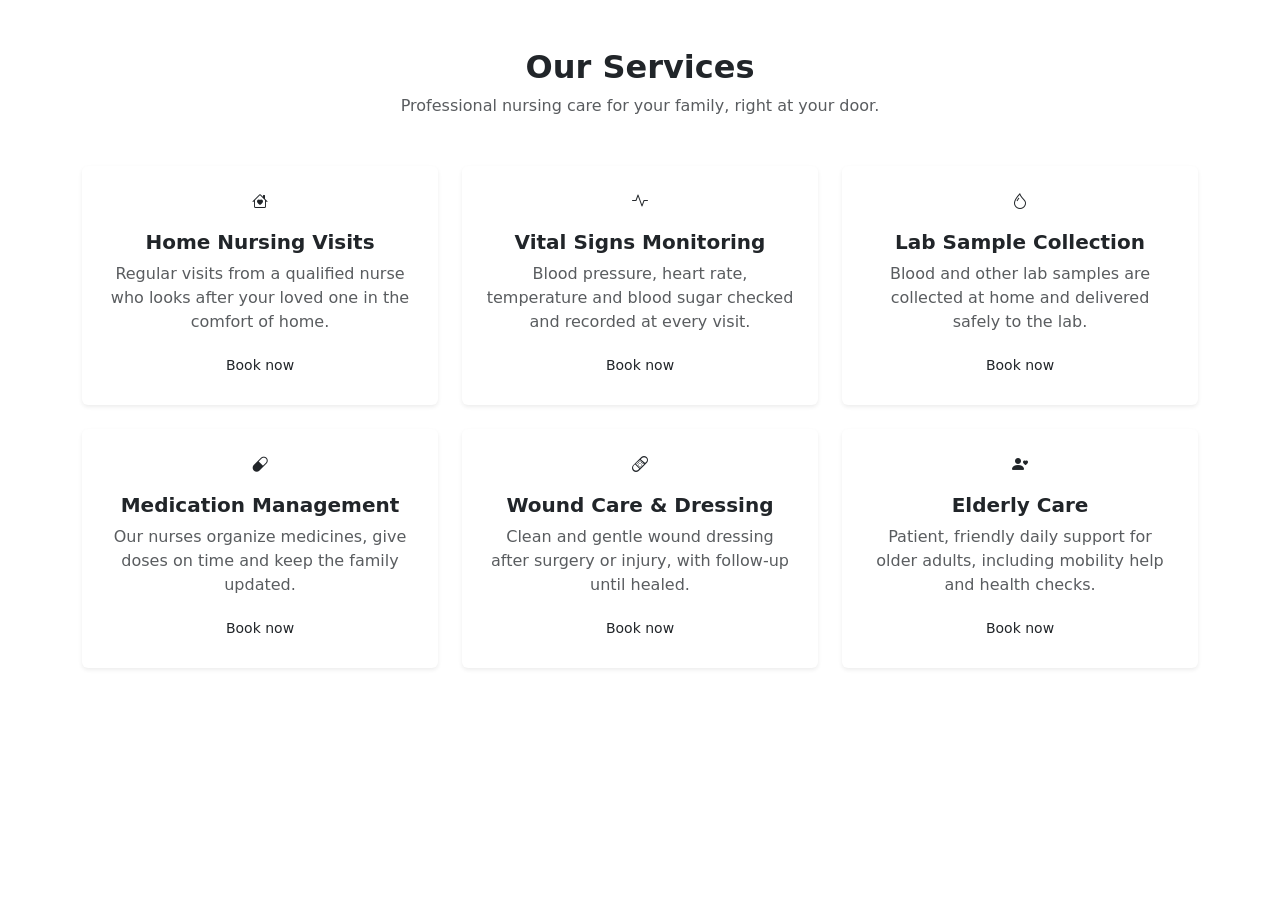
<file: services.html>
<!DOCTYPE html>
<html lang="en">
<head>
  <meta charset="UTF-8">
  <meta name="viewport" content="width=device-width, initial-scale=1.0">
  <title>Services | Re3aya</title>

  <!-- Bootstrap 5 CSS -->
  <link href="https://cdn.jsdelivr.net/npm/bootstrap@5.3.8/dist/css/bootstrap.min.css" rel="stylesheet">

  <!-- Bootstrap Icons -->
  <link href="https://cdn.jsdelivr.net/npm/bootstrap-icons@1.11.3/font/bootstrap-icons.min.css" rel="stylesheet">

  <!-- Custom CSS -->
  <link rel="stylesheet" href="../css/services.css">
</head>
<body>

  <main>

    <!-- Services -->
    <section id="our-services" class="py-5">
      <div class="container">
        <div class="text-center mb-5">
          <h1 class="h2 fw-bold text-teal">Our Services</h1>
          <p class="text-muted">Professional nursing care for your family, right at your door.</p>
        </div>

        <div class="row g-4">

          <div class="col-md-6 col-lg-4">
            <div class="card service-card h-100 shadow-sm border-0">
              <div class="card-body text-center p-4 d-flex flex-column">
                <i class="bi bi-house-heart service-icon mb-3" aria-hidden="true"></i>
                <h3 class="h5 fw-bold">Home Nursing Visits</h3>
                <p class="text-muted">Regular visits from a qualified nurse who looks after your loved one in the comfort of home.</p>
                <a href="login.html" class="btn btn-outline-teal btn-sm mt-auto" aria-label="Book Home Nursing Visits">Book now</a>
              </div>
            </div>
          </div>

          <div class="col-md-6 col-lg-4">
            <div class="card service-card h-100 shadow-sm border-0">
              <div class="card-body text-center p-4 d-flex flex-column">
                <i class="bi bi-activity service-icon mb-3" aria-hidden="true"></i>
                <h3 class="h5 fw-bold">Vital Signs Monitoring</h3>
                <p class="text-muted">Blood pressure, heart rate, temperature and blood sugar checked and recorded at every visit.</p>
                <a href="login.html" class="btn btn-outline-teal btn-sm mt-auto" aria-label="Book Vital Signs Monitoring">Book now</a>
              </div>
            </div>
          </div>

          <div class="col-md-6 col-lg-4">
            <div class="card service-card h-100 shadow-sm border-0">
              <div class="card-body text-center p-4 d-flex flex-column">
                <i class="bi bi-droplet service-icon mb-3" aria-hidden="true"></i>
                <h3 class="h5 fw-bold">Lab Sample Collection</h3>
                <p class="text-muted">Blood and other lab samples are collected at home and delivered safely to the lab.</p>
                <a href="login.html" class="btn btn-outline-teal btn-sm mt-auto" aria-label="Book Lab Sample Collection">Book now</a>
              </div>
            </div>
          </div>

          <div class="col-md-6 col-lg-4">
            <div class="card service-card h-100 shadow-sm border-0">
              <div class="card-body text-center p-4 d-flex flex-column">
                <i class="bi bi-capsule service-icon mb-3" aria-hidden="true"></i>
                <h3 class="h5 fw-bold">Medication Management</h3>
                <p class="text-muted">Our nurses organize medicines, give doses on time and keep the family updated.</p>
                <a href="login.html" class="btn btn-outline-teal btn-sm mt-auto" aria-label="Book Medication Management">Book now</a>
              </div>
            </div>
          </div>

          <div class="col-md-6 col-lg-4">
            <div class="card service-card h-100 shadow-sm border-0">
              <div class="card-body text-center p-4 d-flex flex-column">
                <i class="bi bi-bandaid service-icon mb-3" aria-hidden="true"></i>
                <h3 class="h5 fw-bold">Wound Care &amp; Dressing</h3>
                <p class="text-muted">Clean and gentle wound dressing after surgery or injury, with follow-up until healed.</p>
                <a href="login.html" class="btn btn-outline-teal btn-sm mt-auto" aria-label="Book Wound Care and Dressing">Book now</a>
              </div>
            </div>
          </div>

          <div class="col-md-6 col-lg-4">
            <div class="card service-card h-100 shadow-sm border-0">
              <div class="card-body text-center p-4 d-flex flex-column">
                <i class="bi bi-person-heart service-icon mb-3" aria-hidden="true"></i>
                <h3 class="h5 fw-bold">Elderly Care</h3>
                <p class="text-muted">Patient, friendly daily support for older adults, including mobility help and health checks.</p>
                <a href="login.html" class="btn btn-outline-teal btn-sm mt-auto" aria-label="Book Elderly Care">Book now</a>
              </div>
            </div>
          </div>

        </div>
      </div>
    </section>

  </main>

</body>
</html>
</file>
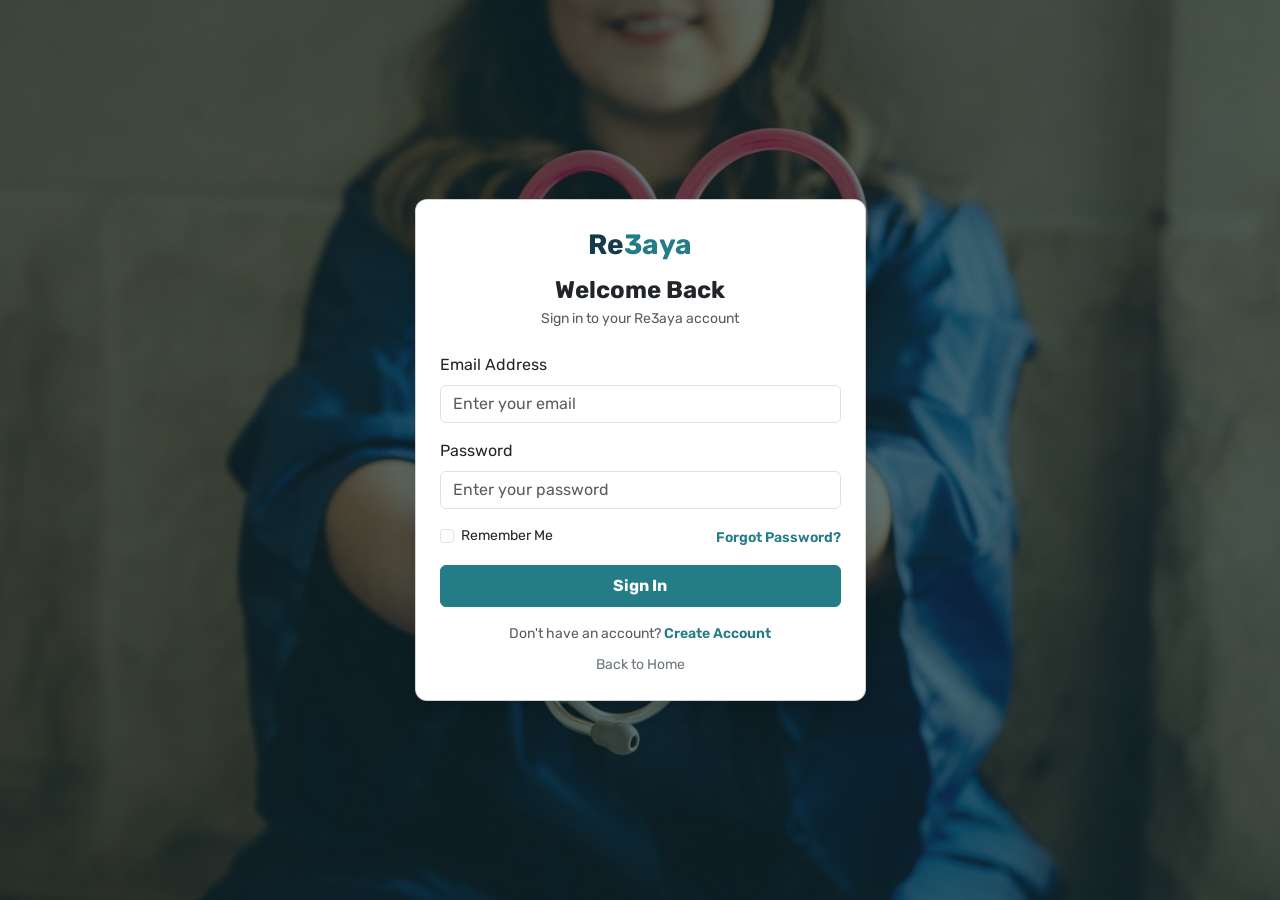
<file: pages/login.html>
<!DOCTYPE html>
<html lang="en">
<head>
  <meta charset="UTF-8">
  <meta name="viewport" content="width=device-width, initial-scale=1.0">
  <title>Sign In | Re3aya</title>

  <!-- Google Font -->
  <link href="https://fonts.googleapis.com/css2?family=Rubik:wght@400;500;600;700&display=swap" rel="stylesheet">

  <!-- Bootstrap 5 CSS -->
  <link href="https://cdn.jsdelivr.net/npm/bootstrap@5.3.8/dist/css/bootstrap.min.css" rel="stylesheet">

  <!-- Custom CSS -->
  <link rel="stylesheet" href="../css/login.css">
</head>
<body>

  <main class="container">
    <div class="row justify-content-center">
      <div class="col-12 col-sm-10 col-md-7 col-lg-5">
        <div class="card login-card shadow p-4">

          <a href="../index.html" class="logo">
            Re<span>3aya</span>
          </a>

          <h1 class="h4 fw-bold text-center mb-1">Welcome Back</h1>
          <p class="text-muted text-center small mb-4">Sign in to your Re3aya account</p>

          <form action="../index.html" method="get" class="row g-3">
            <div class="col-12">
              <label for="email" class="form-label">Email Address</label>
              <input type="email" id="email" name="email" class="form-control" placeholder="Enter your email" required>
            </div>

            <div class="col-12">
              <label for="password" class="form-label">Password</label>
              <input type="password" id="password" name="password" class="form-control" placeholder="Enter your password" required>
            </div>

            <div class="col-12 d-flex justify-content-between align-items-center small">
              <div class="form-check mb-0">
                <input type="checkbox" id="remember" name="remember" class="form-check-input">
                <label for="remember" class="form-check-label">Remember Me</label>
              </div>
              <a href="signin.html" class="link-teal">Forgot Password?</a>
            </div>

            <div class="col-12 mt-3">
              <button type="submit" class="btn btn-teal w-100 py-2 fw-bold">Sign In</button>
            </div>
          </form>

          <p class="text-center small text-muted mt-3 mb-2">
            Don't have an account? <a href="signin.html" class="link-teal">Create Account</a>
          </p>

          <div class="text-center">
            <a href="../index.html" class="small text-secondary text-decoration-none">Back to Home</a>
          </div>

        </div>
      </div>
    </div>
  </main>

</body>
</html>
</file>
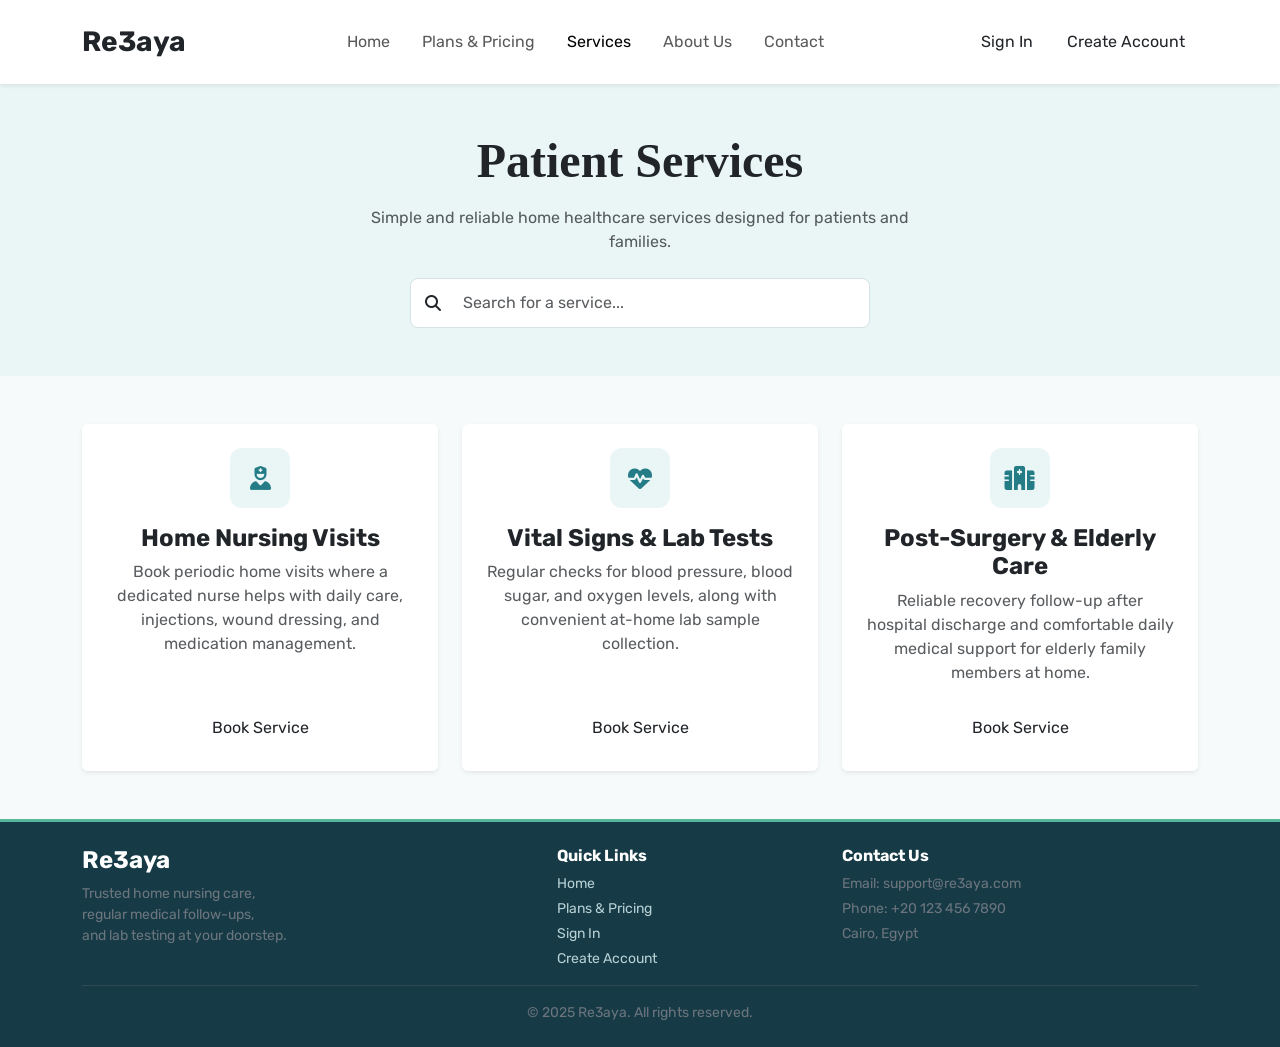
<file: pages/patient-services.html>
<!DOCTYPE html>
<html lang="en">
<head>
  <meta charset="UTF-8">
  <meta name="viewport" content="width=device-width, initial-scale=1.0">
  <title>Patient Services | Re3aya</title>

  <link rel="preconnect" href="https://fonts.googleapis.com">
  <link rel="preconnect" href="https://fonts.gstatic.com" crossorigin>
  <link href="https://fonts.googleapis.com/css2?family=Libre+Caslon+Condensed:ital,wght@0,400..700;1,400..700&family=Rubik:ital,wght@0,300..900;1,300..900&display=swap" rel="stylesheet">

  <link rel="stylesheet" href="https://cdnjs.cloudflare.com/ajax/libs/font-awesome/6.7.2/css/all.min.css">

  <link href="https://cdn.jsdelivr.net/npm/bootstrap@5.3.8/dist/css/bootstrap.min.css" rel="stylesheet">

  <link rel="stylesheet" href="../css/home-style.css">
  <link rel="stylesheet" href="../css/patient-services.css">
</head>
<body class="rubik-main">

  <nav class="navbar navbar-expand-lg bg-white shadow-sm sticky-top py-3">
    <div class="container">
      <a class="navbar-brand fw-bold fs-3 text-dark" href="../index.html">
        Re<span class="text-teal">3aya</span>
      </a>

      <button class="navbar-toggler" type="button" data-bs-toggle="collapse" data-bs-target="#mainNavbar" aria-controls="mainNavbar" aria-expanded="false" aria-label="Toggle navigation">
        <span class="navbar-toggler-icon"></span>
      </button>

      <div class="collapse navbar-collapse" id="mainNavbar">
        <ul class="navbar-nav mx-auto mb-2 mb-lg-0 gap-lg-3 text-center">
          <li class="nav-item">
            <a class="nav-link" href="../index.html">Home</a>
          </li>
          <li class="nav-item">
            <a class="nav-link" href="services.html">Plans &amp; Pricing</a>
          </li>
          <li class="nav-item">
            <a class="nav-link active" href="patient-services.html">Services</a>
          </li>
          <li class="nav-item">
            <a class="nav-link" href="../index.html#about">About Us</a>
          </li>
          <li class="nav-item">
            <a class="nav-link" href="#contact">Contact</a>
          </li>
        </ul>

        <div class="d-flex justify-content-center gap-2">
          <a href="login.html" class="btn btn-outline-teal">Sign In</a>
          <a href="signin.html" class="btn btn-teal">Create Account</a>
        </div>
      </div>
    </div>
  </nav>

  <main>

    <section class="services-header text-center py-5">
      <div class="container">
        <h1 class="display-5 fw-bold text-teal mb-3 libre-caslon-condensed-title">Patient Services</h1>
        <p class="text-muted mx-auto mb-4 services-subtitle">
          Simple and reliable home healthcare services designed for patients and families.
        </p>

        <div class="search-box mx-auto">
          <i class="fa-solid fa-magnifying-glass text-teal"></i>
          <input type="text" class="form-control border-0 shadow-none" placeholder="Search for a service...">
        </div>
      </div>
    </section>

    <section class="py-5">
      <div class="container">
        <div class="row g-4 justify-content-center">

          <div class="col-12 col-md-6 col-lg-4">
            <div class="card h-100 shadow-sm border-0">
              <div class="card-body text-center p-4 d-flex flex-column">
                <div class="icon-box mx-auto mb-3">
                  <i class="fa-solid fa-user-nurse"></i>
                </div>
                <h2 class="h4 fw-bold mb-2">Home Nursing Visits</h2>
                <p class="text-muted mb-4">
                  Book periodic home visits where a dedicated nurse helps with daily care, injections, wound dressing, and medication management.
                </p>
                <a href="services.html" class="btn btn-teal mt-auto w-100">Book Service</a>
              </div>
            </div>
          </div>

          <div class="col-12 col-md-6 col-lg-4">
            <div class="card h-100 shadow-sm border-0">
              <div class="card-body text-center p-4 d-flex flex-column">
                <div class="icon-box mx-auto mb-3">
                  <i class="fa-solid fa-heart-pulse"></i>
                </div>
                <h2 class="h4 fw-bold mb-2">Vital Signs &amp; Lab Tests</h2>
                <p class="text-muted mb-4">
                  Regular checks for blood pressure, blood sugar, and oxygen levels, along with convenient at-home lab sample collection.
                </p>
                <a href="services.html" class="btn btn-teal mt-auto w-100">Book Service</a>
              </div>
            </div>
          </div>

          <div class="col-12 col-md-6 col-lg-4">
            <div class="card h-100 shadow-sm border-0">
              <div class="card-body text-center p-4 d-flex flex-column">
                <div class="icon-box mx-auto mb-3">
                  <i class="fa-solid fa-hospital"></i>
                </div>
                <h2 class="h4 fw-bold mb-2">Post-Surgery &amp; Elderly Care</h2>
                <p class="text-muted mb-4">
                  Reliable recovery follow-up after hospital discharge and comfortable daily medical support for elderly family members at home.
                </p>
                <a href="services.html" class="btn btn-teal mt-auto w-100">Book Service</a>
              </div>
            </div>
          </div>

        </div>
      </div>
    </section>

  </main>

  <footer id="contact" class="footer text-light py-4">
    <div class="container">
      <div class="row g-4 text-center text-md-start">
        <div class="col-12 col-md-5">
          <h4 class="fw-bold text-white mb-2">Re3aya</h4>
          <p class="text-secondary small mb-0">
            Trusted home nursing care,
            <br>regular medical follow-ups,
            <br>and lab testing at your doorstep.
          </p>
        </div>

        <div class="col-6 col-md-3">
          <h6 class="text-white fw-bold mb-2">Quick Links</h6>
          <ul class="list-unstyled small mb-0">
            <li class="mb-1"><a href="../index.html">Home</a></li>
            <li class="mb-1"><a href="services.html">Plans &amp; Pricing</a></li>
            <li class="mb-1"><a href="login.html">Sign In</a></li>
            <li><a href="signin.html">Create Account</a></li>
          </ul>
        </div>

        <div class="col-6 col-md-4">
          <h6 class="text-white fw-bold mb-2">Contact Us</h6>
          <p class="text-secondary small mb-1">Email: support@re3aya.com</p>
          <p class="text-secondary small mb-1">Phone: +20 123 456 7890</p>
          <p class="text-secondary small mb-0">Cairo, Egypt</p>
        </div>
      </div>

      <hr class="border-secondary my-3">
      <p class="text-center text-secondary small mb-0">&copy; 2025 Re3aya. All rights reserved.</p>
    </div>
  </footer>

  <script src="https://cdn.jsdelivr.net/npm/bootstrap@5.3.8/dist/js/bootstrap.bundle.min.js"></script>
</body>
</html>
</file>
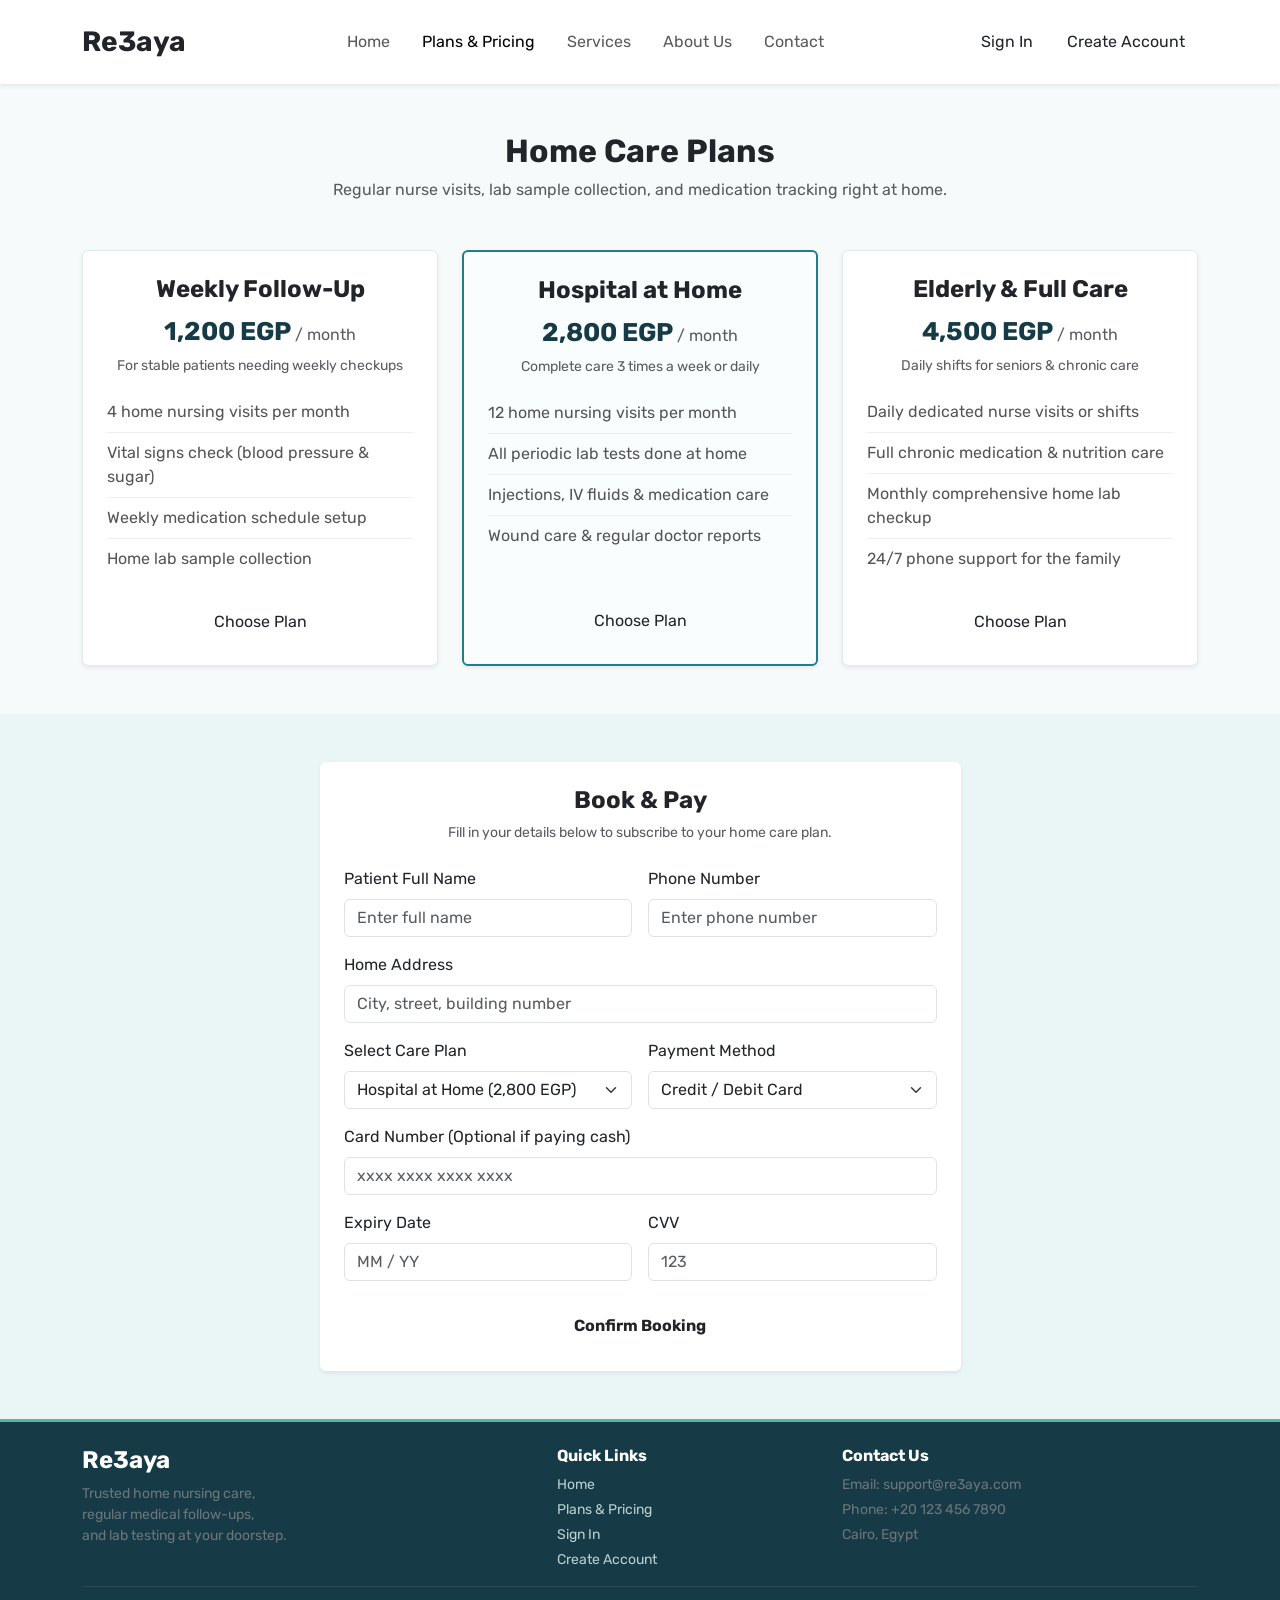
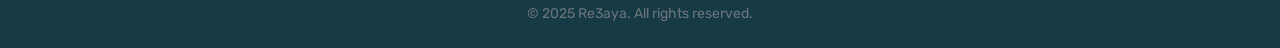
<file: pages/services.html>
<!DOCTYPE html>
<html lang="en">
<head>
  <meta charset="UTF-8">
  <meta name="viewport" content="width=device-width, initial-scale=1.0">
  <title>Plans &amp; Booking | Re3aya</title>

  <!-- Google Font -->
  <link href="https://fonts.googleapis.com/css2?family=Rubik:wght@400;500;600;700&display=swap" rel="stylesheet">

  <!-- Bootstrap 5 CSS -->
  <link href="https://cdn.jsdelivr.net/npm/bootstrap@5.3.8/dist/css/bootstrap.min.css" rel="stylesheet">

  <!-- Custom CSS -->
  <link rel="stylesheet" href="../css/home-style.css">
  <link rel="stylesheet" href="../css/services.css">
</head>
<body>

  <!-- Navbar -->
  <nav class="navbar navbar-expand-lg bg-white shadow-sm sticky-top py-3">
    <div class="container">
      <a class="navbar-brand fw-bold fs-3 text-dark" href="../index.html">
        Re<span class="text-teal">3aya</span>
      </a>

      <button class="navbar-toggler" type="button" data-bs-toggle="collapse" data-bs-target="#mainNavbar" aria-controls="mainNavbar" aria-expanded="false" aria-label="Toggle navigation">
        <span class="navbar-toggler-icon"></span>
      </button>

      <div class="collapse navbar-collapse" id="mainNavbar">
        <ul class="navbar-nav mx-auto mb-2 mb-lg-0 gap-lg-3 text-center">
          <li class="nav-item">
            <a class="nav-link" href="../index.html">Home</a>
          </li>
          <li class="nav-item">
            <a class="nav-link active" href="services.html">Plans &amp; Pricing</a>
          </li>
          <li class="nav-item">
            <a class="nav-link" href="../index.html#services">Services</a>
          </li>
          <li class="nav-item">
            <a class="nav-link" href="../index.html#about">About Us</a>
          </li>
          <li class="nav-item">
            <a class="nav-link" href="#contact">Contact</a>
          </li>
        </ul>

        <div class="d-flex justify-content-center gap-2">
          <a href="login.html" class="btn btn-outline-teal">Sign In</a>
          <a href="signin.html" class="btn btn-teal">Create Account</a>
        </div>
      </div>
    </div>
  </nav>

  <main>

    <!-- Care Plans Section -->
    <section class="py-5">
      <div class="container">
        <div class="text-center mb-5">
          <h1 class="h2 fw-bold text-teal">Home Care Plans</h1>
          <p class="text-muted">
            Regular nurse visits, lab sample collection, and medication tracking right at home.
          </p>
        </div>

        <div class="row g-4">
          <!-- Plan 1 -->
          <div class="col-12 col-md-4">
            <div class="card plan-card h-100 shadow-sm">
              <div class="card-body p-4 text-center d-flex flex-column">
                <h2 class="h4 fw-bold mb-2">Weekly Follow-Up</h2>
                <p class="plan-price mb-1">1,200 EGP <span class="fs-6 fw-normal text-muted">/ month</span></p>
                <p class="text-muted small mb-3">For stable patients needing weekly checkups</p>

                <ul class="list-unstyled plan-list text-start mb-4">
                  <li>4 home nursing visits per month</li>
                  <li>Vital signs check (blood pressure &amp; sugar)</li>
                  <li>Weekly medication schedule setup</li>
                  <li>Home lab sample collection</li>
                </ul>

                <a href="#booking" class="btn btn-outline-teal mt-auto w-100">Choose Plan</a>
              </div>
            </div>
          </div>

          <!-- Plan 2 -->
          <div class="col-12 col-md-4">
            <div class="card plan-card-featured h-100 shadow-sm">
              <div class="card-body p-4 text-center d-flex flex-column">
                <h2 class="h4 fw-bold text-teal mb-2">Hospital at Home</h2>
                <p class="plan-price mb-1">2,800 EGP <span class="fs-6 fw-normal text-muted">/ month</span></p>
                <p class="text-muted small mb-3">Complete care 3 times a week or daily</p>

                <ul class="list-unstyled plan-list text-start mb-4">
                  <li>12 home nursing visits per month</li>
                  <li>All periodic lab tests done at home</li>
                  <li>Injections, IV fluids &amp; medication care</li>
                  <li>Wound care &amp; regular doctor reports</li>
                </ul>

                <a href="#booking" class="btn btn-teal mt-auto w-100">Choose Plan</a>
              </div>
            </div>
          </div>

          <!-- Plan 3 -->
          <div class="col-12 col-md-4">
            <div class="card plan-card h-100 shadow-sm">
              <div class="card-body p-4 text-center d-flex flex-column">
                <h2 class="h4 fw-bold mb-2">Elderly &amp; Full Care</h2>
                <p class="plan-price mb-1">4,500 EGP <span class="fs-6 fw-normal text-muted">/ month</span></p>
                <p class="text-muted small mb-3">Daily shifts for seniors &amp; chronic care</p>

                <ul class="list-unstyled plan-list text-start mb-4">
                  <li>Daily dedicated nurse visits or shifts</li>
                  <li>Full chronic medication &amp; nutrition care</li>
                  <li>Monthly comprehensive home lab checkup</li>
                  <li>24/7 phone support for the family</li>
                </ul>

                <a href="#booking" class="btn btn-outline-teal mt-auto w-100">Choose Plan</a>
              </div>
            </div>
          </div>
        </div>
      </div>
    </section>

    <!-- Calm Booking & Payment Section -->
    <section id="booking" class="payment-box py-5">
      <div class="container">
        <div class="row justify-content-center">
          <div class="col-12 col-lg-7">
            <div class="card border-0 shadow-sm p-4">
              <h2 class="h4 fw-bold text-center mb-2">Book &amp; Pay</h2>
              <p class="text-muted text-center small mb-4">
                Fill in your details below to subscribe to your home care plan.
              </p>

              <form action="../index.html" method="get" class="row g-3">
                <div class="col-12 col-md-6">
                  <label for="patientName" class="form-label">Patient Full Name</label>
                  <input type="text" id="patientName" name="patientName" class="form-control" placeholder="Enter full name" required>
                </div>

                <div class="col-12 col-md-6">
                  <label for="patientPhone" class="form-label">Phone Number</label>
                  <input type="tel" id="patientPhone" name="patientPhone" class="form-control" placeholder="Enter phone number" required>
                </div>

                <div class="col-12">
                  <label for="homeAddress" class="form-label">Home Address</label>
                  <input type="text" id="homeAddress" name="homeAddress" class="form-control" placeholder="City, street, building number" required>
                </div>

                <div class="col-12 col-md-6">
                  <label for="selectedPlan" class="form-label">Select Care Plan</label>
                  <select id="selectedPlan" name="selectedPlan" class="form-select" required>
                    <option value="weekly">Weekly Follow-Up (1,200 EGP)</option>
                    <option value="hospital" selected>Hospital at Home (2,800 EGP)</option>
                    <option value="elderly">Elderly &amp; Full Care (4,500 EGP)</option>
                  </select>
                </div>

                <div class="col-12 col-md-6">
                  <label for="paymentMethod" class="form-label">Payment Method</label>
                  <select id="paymentMethod" name="paymentMethod" class="form-select" required>
                    <option value="card">Credit / Debit Card</option>
                    <option value="cash">Cash on First Visit</option>
                  </select>
                </div>

                <div class="col-12">
                  <label for="cardNumber" class="form-label">Card Number (Optional if paying cash)</label>
                  <input type="text" id="cardNumber" name="cardNumber" class="form-control" placeholder="xxxx xxxx xxxx xxxx">
                </div>

                <div class="col-6">
                  <label for="cardExpiry" class="form-label">Expiry Date</label>
                  <input type="text" id="cardExpiry" name="cardExpiry" class="form-control" placeholder="MM / YY">
                </div>

                <div class="col-6">
                  <label for="cardCvv" class="form-label">CVV</label>
                  <input type="password" id="cardCvv" name="cardCvv" class="form-control" placeholder="123">
                </div>

                <div class="col-12 mt-4">
                  <button type="submit" class="btn btn-teal w-100 py-2 fw-bold">
                    Confirm Booking
                  </button>
                </div>
              </form>
            </div>
          </div>
        </div>
      </div>
    </section>

  </main>

  <!-- Simple Footer -->
  <footer id="contact" class="footer text-light py-4">
    <div class="container">
      <div class="row g-4 text-center text-md-start">
        <div class="col-12 col-md-5">
          <h4 class="fw-bold text-white mb-2">Re3aya</h4>
          <p class="text-secondary small mb-0">
          Trusted home nursing care,
          <br>regular medical follow-ups,
          <br>and lab testing at your doorstep.
          </p>
        </div>

        <div class="col-6 col-md-3">
          <h6 class="text-white fw-bold mb-2">Quick Links</h6>
          <ul class="list-unstyled small mb-0">
            <li class="mb-1"><a href="index.html">Home</a></li>
            <li class="mb-1"><a href="pages/services.html">Plans &amp; Pricing</a></li>
            <li class="mb-1"><a href="pages/login.html">Sign In</a></li>
            <li><a href="pages/signin.html">Create Account</a></li>
          </ul>
        </div>

        <div class="col-6 col-md-4">
          <h6 class="text-white fw-bold mb-2">Contact Us</h6>
          <p class="text-secondary small mb-1">Email: support@re3aya.com</p>
          <p class="text-secondary small mb-1">Phone: +20 123 456 7890</p>
          <p class="text-secondary small mb-0">Cairo, Egypt</p>
        </div>
      </div>

      <hr class="border-secondary my-3">
      <p class="text-center text-secondary small mb-0">© 2025 Re3aya. All rights reserved.</p>
    </div>
  </footer>

  <!-- Bootstrap 5 JavaScript -->
  <script src="https://cdn.jsdelivr.net/npm/bootstrap@5.3.8/dist/js/bootstrap.bundle.min.js"></script>
</body>
</html>
</file>
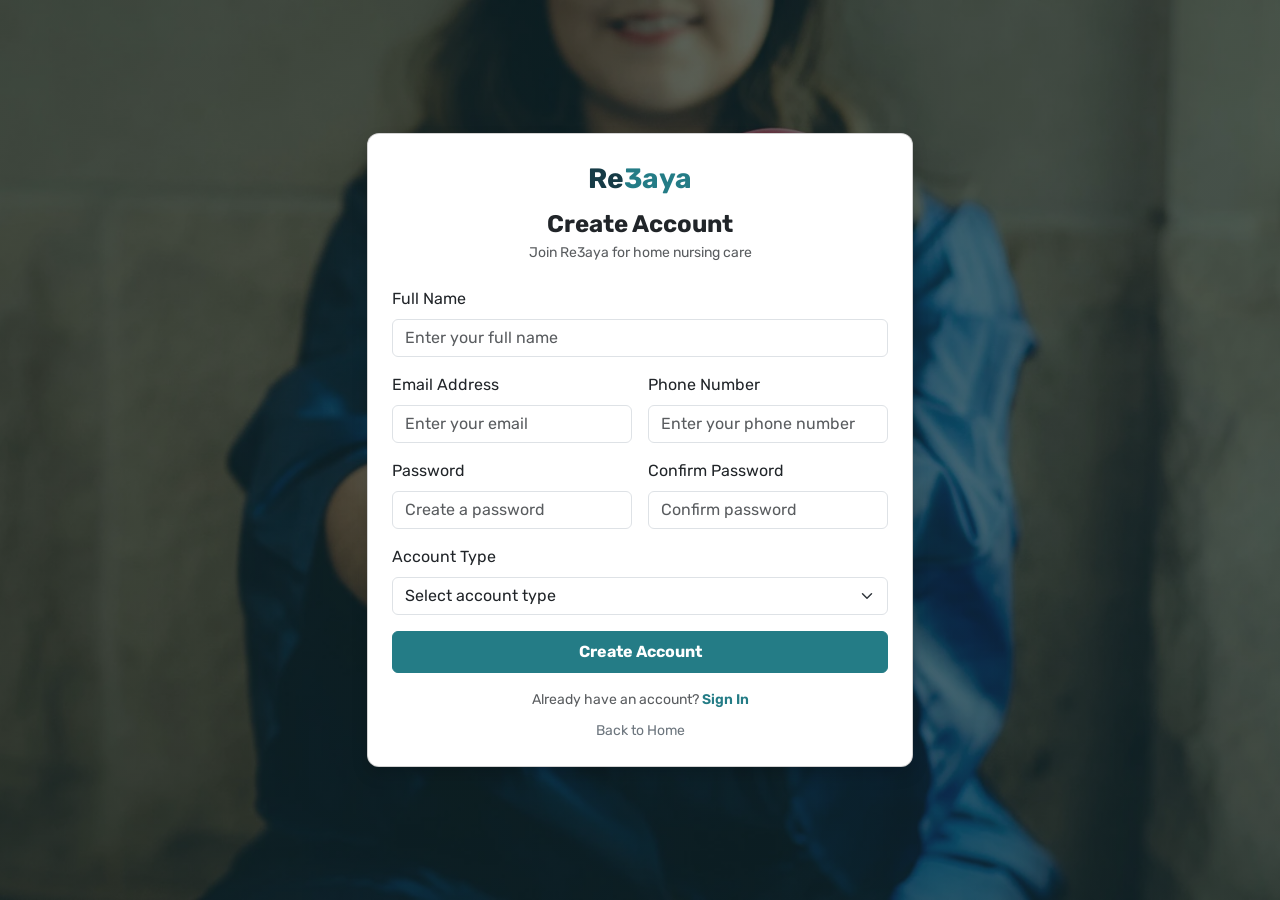
<file: pages/signin.html>
<!DOCTYPE html>
<html lang="en">
<head>
  <meta charset="UTF-8">
  <meta name="viewport" content="width=device-width, initial-scale=1.0">
  <title>Create Account | Re3aya</title>

  <!-- Google Font -->
  <link href="https://fonts.googleapis.com/css2?family=Rubik:wght@400;500;600;700&display=swap" rel="stylesheet">

  <!-- Bootstrap 5 CSS -->
  <link href="https://cdn.jsdelivr.net/npm/bootstrap@5.3.8/dist/css/bootstrap.min.css" rel="stylesheet">

  <!-- Custom CSS -->
  <link rel="stylesheet" href="../css/signin.css">
</head>
<body>

  <main class="container">
    <div class="row justify-content-center">
      <div class="col-12 col-sm-10 col-md-8 col-lg-6">
        <div class="card signin-card shadow p-4">

          <a href="../index.html" class="logo">
            Re<span>3aya</span>
          </a>

          <h1 class="h4 fw-bold text-center mb-1">Create Account</h1>
          <p class="text-muted text-center small mb-4">Join Re3aya for home nursing care</p>

          <form action="../index.html" method="get" class="row g-3">
            <div class="col-12">
              <label for="fullname" class="form-label">Full Name</label>
              <input type="text" id="fullname" name="fullname" class="form-control" placeholder="Enter your full name" required>
            </div>

            <div class="col-12 col-md-6">
              <label for="email" class="form-label">Email Address</label>
              <input type="email" id="email" name="email" class="form-control" placeholder="Enter your email" required>
            </div>

            <div class="col-12 col-md-6">
              <label for="phone" class="form-label">Phone Number</label>
              <input type="tel" id="phone" name="phone" class="form-control" placeholder="Enter your phone number" required>
            </div>

            <div class="col-12 col-md-6">
              <label for="password" class="form-label">Password</label>
              <input type="password" id="password" name="password" class="form-control" placeholder="Create a password" required>
            </div>

            <div class="col-12 col-md-6">
              <label for="confirmPassword" class="form-label">Confirm Password</label>
              <input type="password" id="confirmPassword" name="confirmPassword" class="form-control" placeholder="Confirm password" required>
            </div>

            <div class="col-12">
              <label for="accountType" class="form-label">Account Type</label>
              <select id="accountType" name="accountType" class="form-select" required>
                <option value="">Select account type</option>
                <option value="patient">Patient / Family</option>
                <option value="nurse">Nurse</option>
              </select>
            </div>

            <div class="col-12 mt-3">
              <button type="submit" class="btn btn-teal w-100 py-2 fw-bold">Create Account</button>
            </div>
          </form>

          <p class="text-center small text-muted mt-3 mb-2">
            Already have an account? <a href="login.html" class="link-teal">Sign In</a>
          </p>

          <div class="text-center">
            <a href="../index.html" class="small text-secondary text-decoration-none">Back to Home</a>
          </div>

        </div>
      </div>
    </div>
  </main>

</body>
</html>
</file>
<file: css/services.css>
/* Services & Payment Page Styling */

.plan-card {
  border: 1px solid #DCECEB;
}

.plan-card-featured {
  border: 2px solid #247C86;
  background-color: #F9FDFD;
}

.plan-price {
  font-size: 1.6rem;
  font-weight: 700;
  color: #163B46;
}

.plan-list li {
  padding: 8px 0;
  border-bottom: 1px solid #EEEEEE;
  color: #555555;
}

.plan-list li:last-child {
  border-bottom: none;
}

.payment-box {
  background-color: #EAF6F5;
}
</file>
<file: css/login.css>
/* Login Page Styling */
body {
  font-family: 'Rubik', sans-serif;
  min-height: 100vh;
  display: flex;
  align-items: center;
  padding: 30px 0;
  background-image:
    linear-gradient(rgba(16, 43, 51, 0.65), rgba(16, 43, 51, 0.65)),
    url("../img/nurse-heart.webp");
  background-size: cover;
  background-position: center;
}

.login-card {
  background-color: #ffffff;
  border-radius: 12px;
}

.logo {
  display: block;
  text-align: center;
  color: #163B46;
  font-size: 28px;
  font-weight: 700;
  text-decoration: none;
  margin-bottom: 10px;
}

.logo span {
  color: #247C86;
}

.btn-teal {
  background-color: #247C86;
  color: #ffffff;
  border: 1px solid #247C86;
}

.btn-teal:hover {
  background-color: #163B46;
  color: #ffffff;
}

.link-teal {
  color: #247C86;
  text-decoration: none;
  font-weight: 600;
}

.link-teal:hover {
  text-decoration: underline;
}
</file>
<file: css/home-style.css>
/* 1. الخط الأساسي للموقع */
body {
  font-family: 'Rubik', sans-serif;
  background-color: #F7FAFA;
}

/* 2. شريط التنقل (Navbar) */
.nav .nav-link {
  color: #64748B;
  font-weight: 500;
}

.nav .nav-link:hover,
.nav .nav-link.active {
  color: #247C86 !important;
  font-weight: 600;
}

/* 3. قسم الخدمات (Services) */
.services-box {
  max-width: 900px;
}

/* الكارت الغامق (مريض) */
.dark-card {
  background-color: #247C86;
}

/* الكارت الفاتح (ممرض) */
.light-card {
  background-color: #EAF6F5;
  border-color: #B8DEDA !important;
  color: #334155;
}

.light-card h3 {
  color: #247C86;
}

/* دائرة الأيقونة فوق العنوان في الكروت */
.icon-circle {
  width: 46px;
  height: 46px;
  border-radius: 50%;
  display: flex;
  align-items: center;
  justify-content: center;
  font-size: 1.25rem;
}

.dark-card .icon-circle {
  background-color: rgba(255, 255, 255, 0.2);
  color: #ffffff;
}

.light-card .icon-circle {
  background-color: #D1F0E5;
  color: #247C86;
}

/* صور الكروت */
.card img {
  width: 100%;
  height: 185px;
  object-fit: cover;
}

/* تأثير خفيف عند تمرير الماوس على الكارت */
.card {
  transition: transform 0.3s ease;
}

.card:hover {
  transform: translateY(-5px);
}

/* 4. قسم لمحة عنا (About) */
#about {
  background-color: #EAF6F5;
}

#about img {
  max-height: 400px;
  object-fit: cover;
}

/* 5. الفوتر (Footer) */
.footer {
  background-color: #163B46;
  border-top: 3px solid #55B89A;
}

/* روابط الفوتر */
.footer a {
  color: #B8D1D5;
  text-decoration: none;
  transition: color 0.2s ease;
}

.footer a:hover {
  color: #ffffff;
}

/* أزرار مواقع التواصل الاجتماعي الدائرية */
.social-links a {
  width: 36px;
  height: 36px;
  border-radius: 50%;
  border: 1px solid rgba(255, 255, 255, 0.25);
  color: #ffffff;
  display: flex;
  align-items: center;
  justify-content: center;
}

.social-links a:hover {
  background-color: #55B89A;
  border-color: #55B89A;
  transform: translateY(-3px);
}
</file>
<file: css/patient-services.css>
.libre-caslon-condensed-title {
  font-family: "Libre Caslon Condensed", serif;
  font-optical-sizing: auto;
  font-weight: 700;
  font-style: normal;
}

.rubik-main {
  font-family: "Rubik", sans-serif;
  font-optical-sizing: auto;
  font-weight: 400;
  font-style: normal;
}

.services-header {
  background-color: #EAF6F5;
}

.services-subtitle {
  max-width: 600px;
}

.search-box {
  max-width: 460px;
  background-color: #ffffff;
  border: 1px solid #d5e2e6;
  border-radius: 8px;
  padding: 6px 14px;
  display: flex;
  align-items: center;
  gap: 10px;
}

.icon-box {
  width: 60px;
  height: 60px;
  background-color: #EAF6F5;
  color: #247C86;
  border-radius: 12px;
  display: flex;
  justify-content: center;
  align-items: center;
  font-size: 24px;
}
</file>
<file: css/signin.css>
/* Create Account Page Styling */
body {
  font-family: 'Rubik', sans-serif;
  min-height: 100vh;
  display: flex;
  align-items: center;
  padding: 30px 0;
  background-image:
    linear-gradient(rgba(16, 43, 51, 0.65), rgba(16, 43, 51, 0.65)),
    url("../img/nurse-heart.webp");
  background-size: cover;
  background-position: center;
}

.signin-card {
  background-color: #ffffff;
  border-radius: 12px;
}

.logo {
  display: block;
  text-align: center;
  color: #163B46;
  font-size: 28px;
  font-weight: 700;
  text-decoration: none;
  margin-bottom: 10px;
}

.logo span {
  color: #247C86;
}

.btn-teal {
  background-color: #247C86;
  color: #ffffff;
  border: 1px solid #247C86;
}

.btn-teal:hover {
  background-color: #163B46;
  color: #ffffff;
}

.link-teal {
  color: #247C86;
  text-decoration: none;
  font-weight: 600;
}

.link-teal:hover {
  text-decoration: underline;
}
</file>
